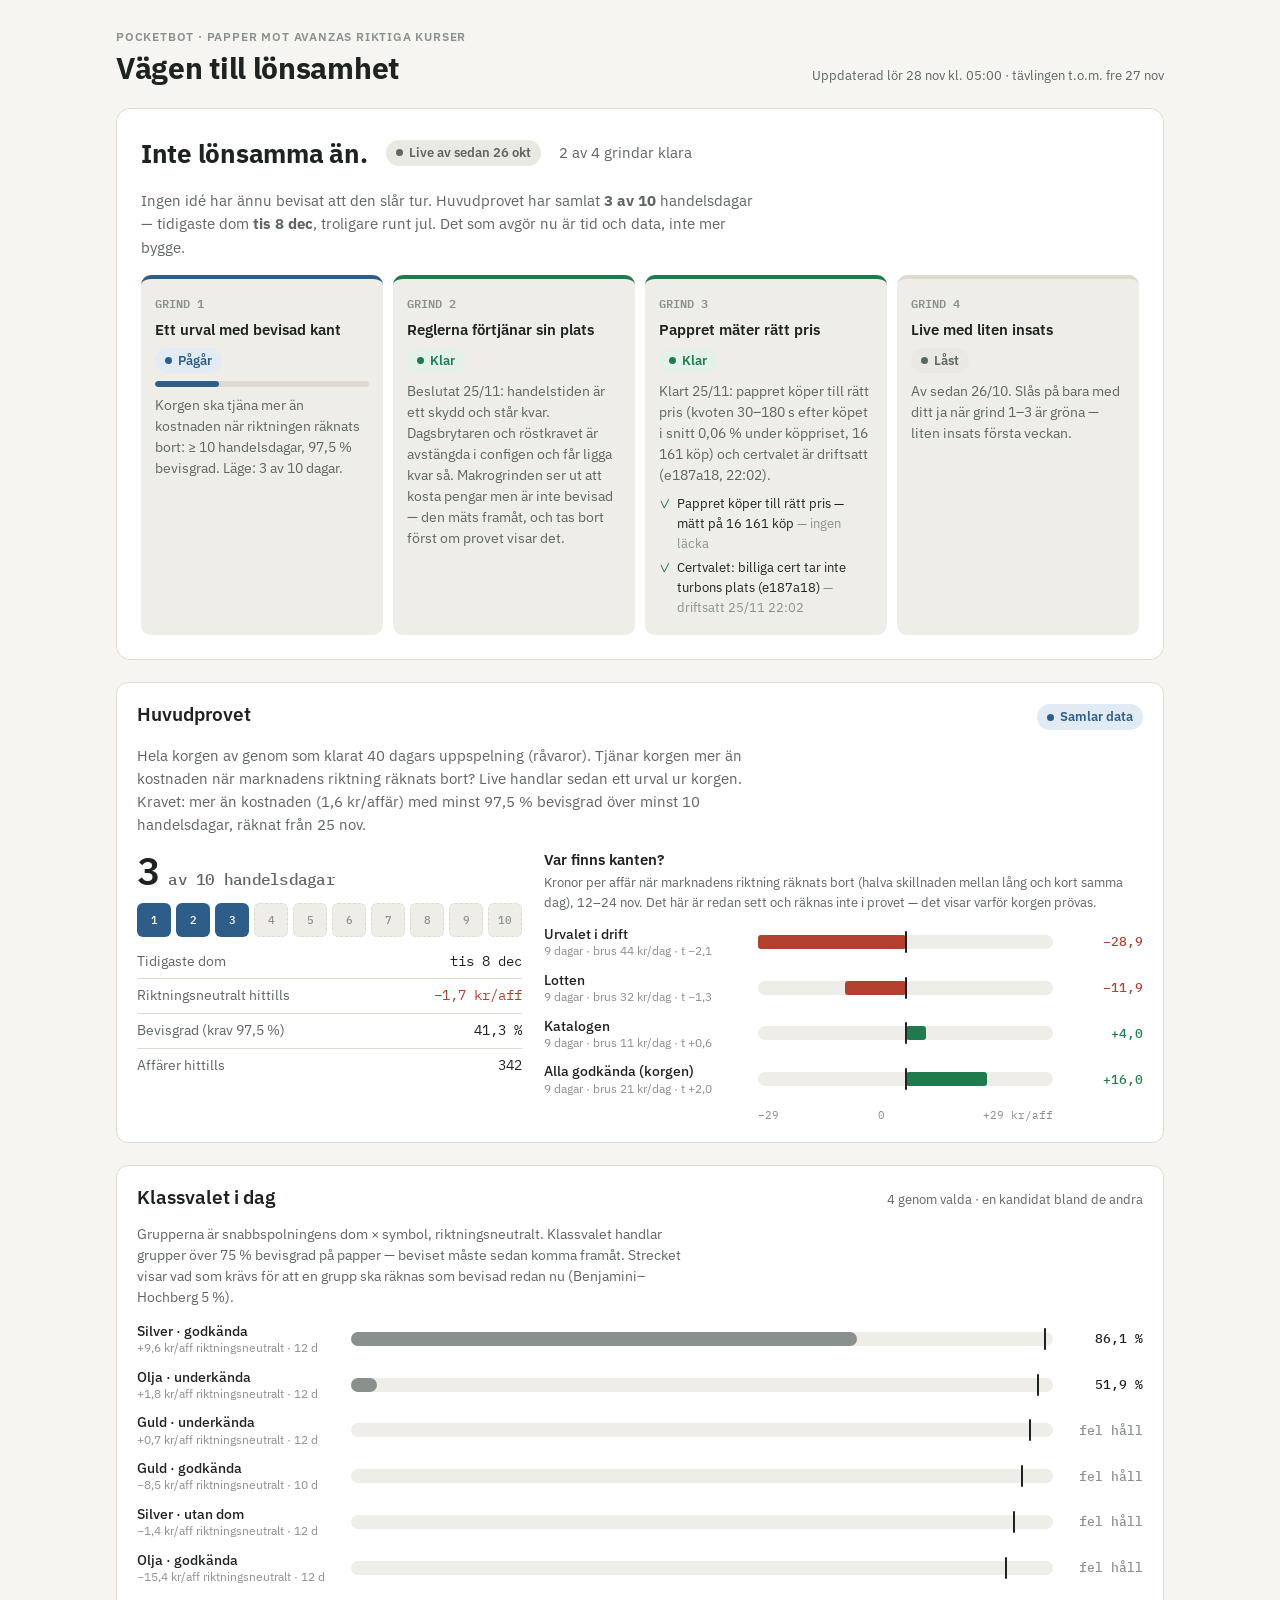
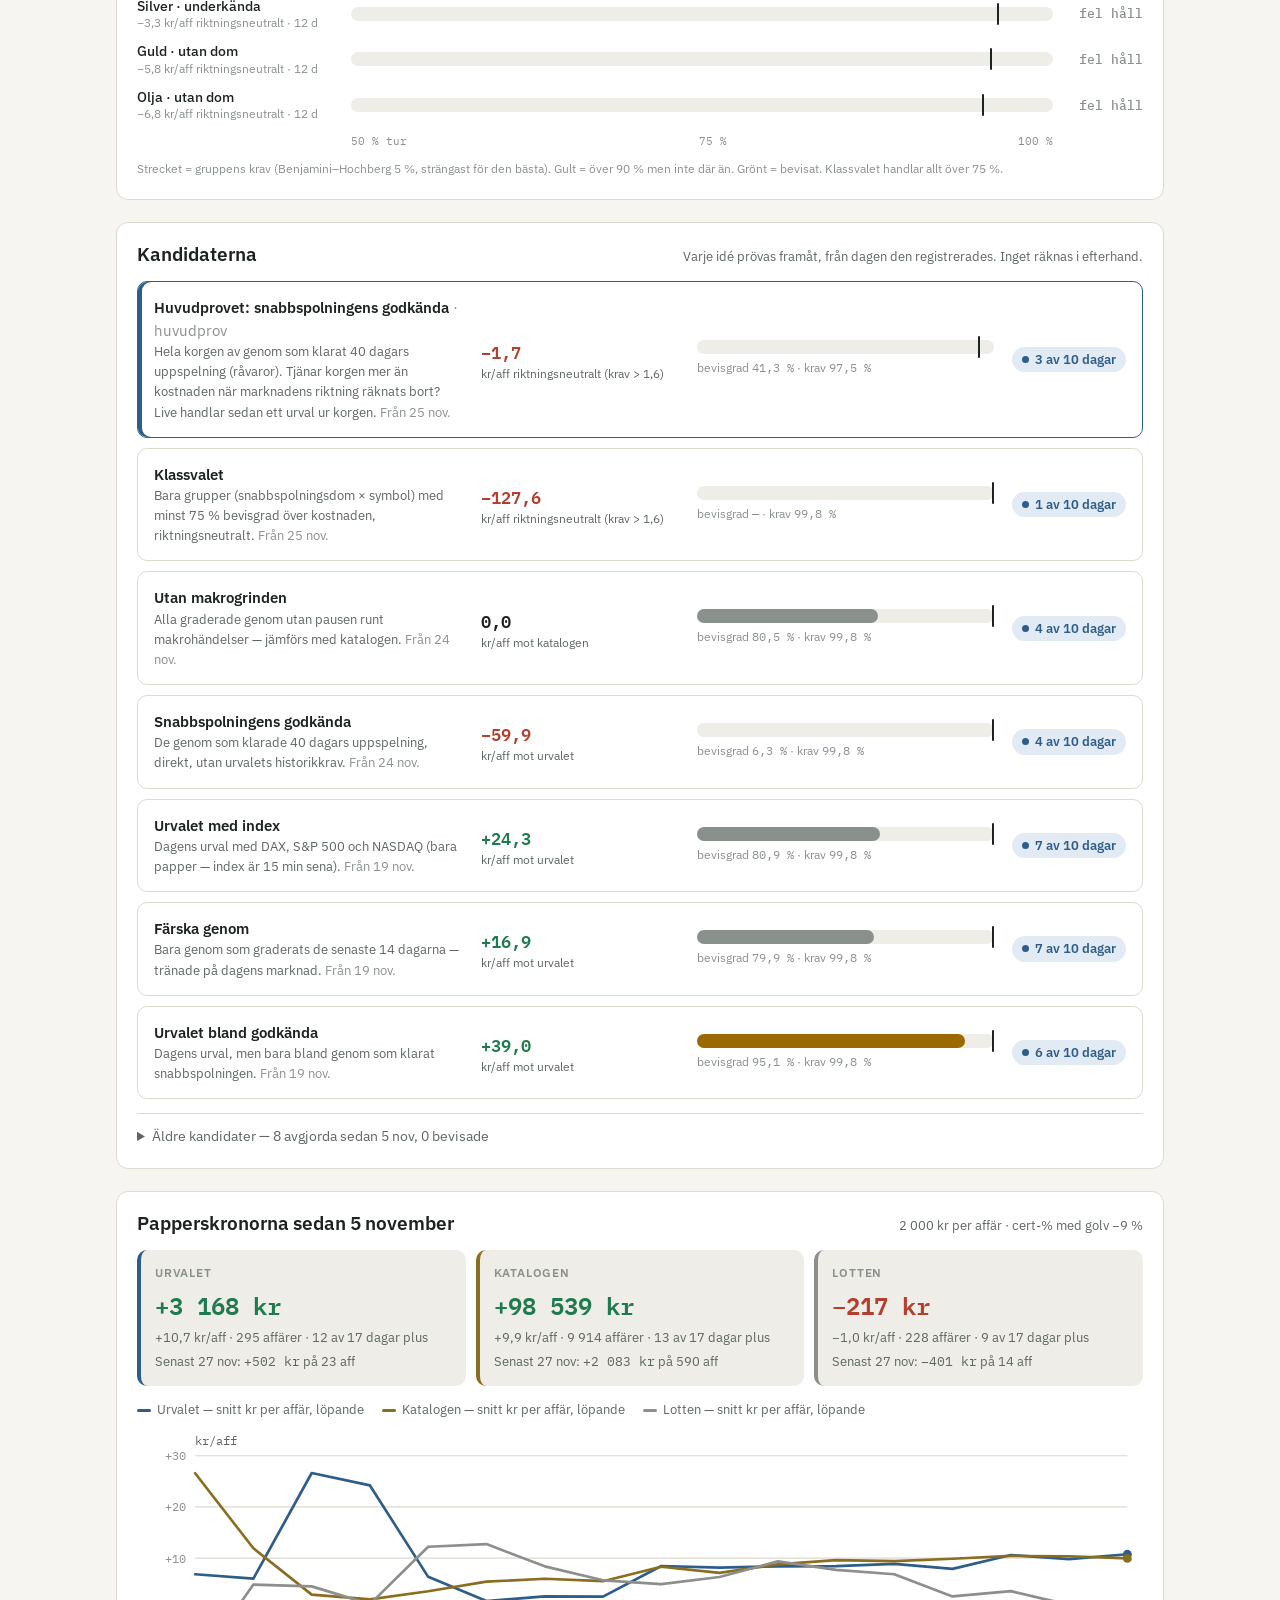
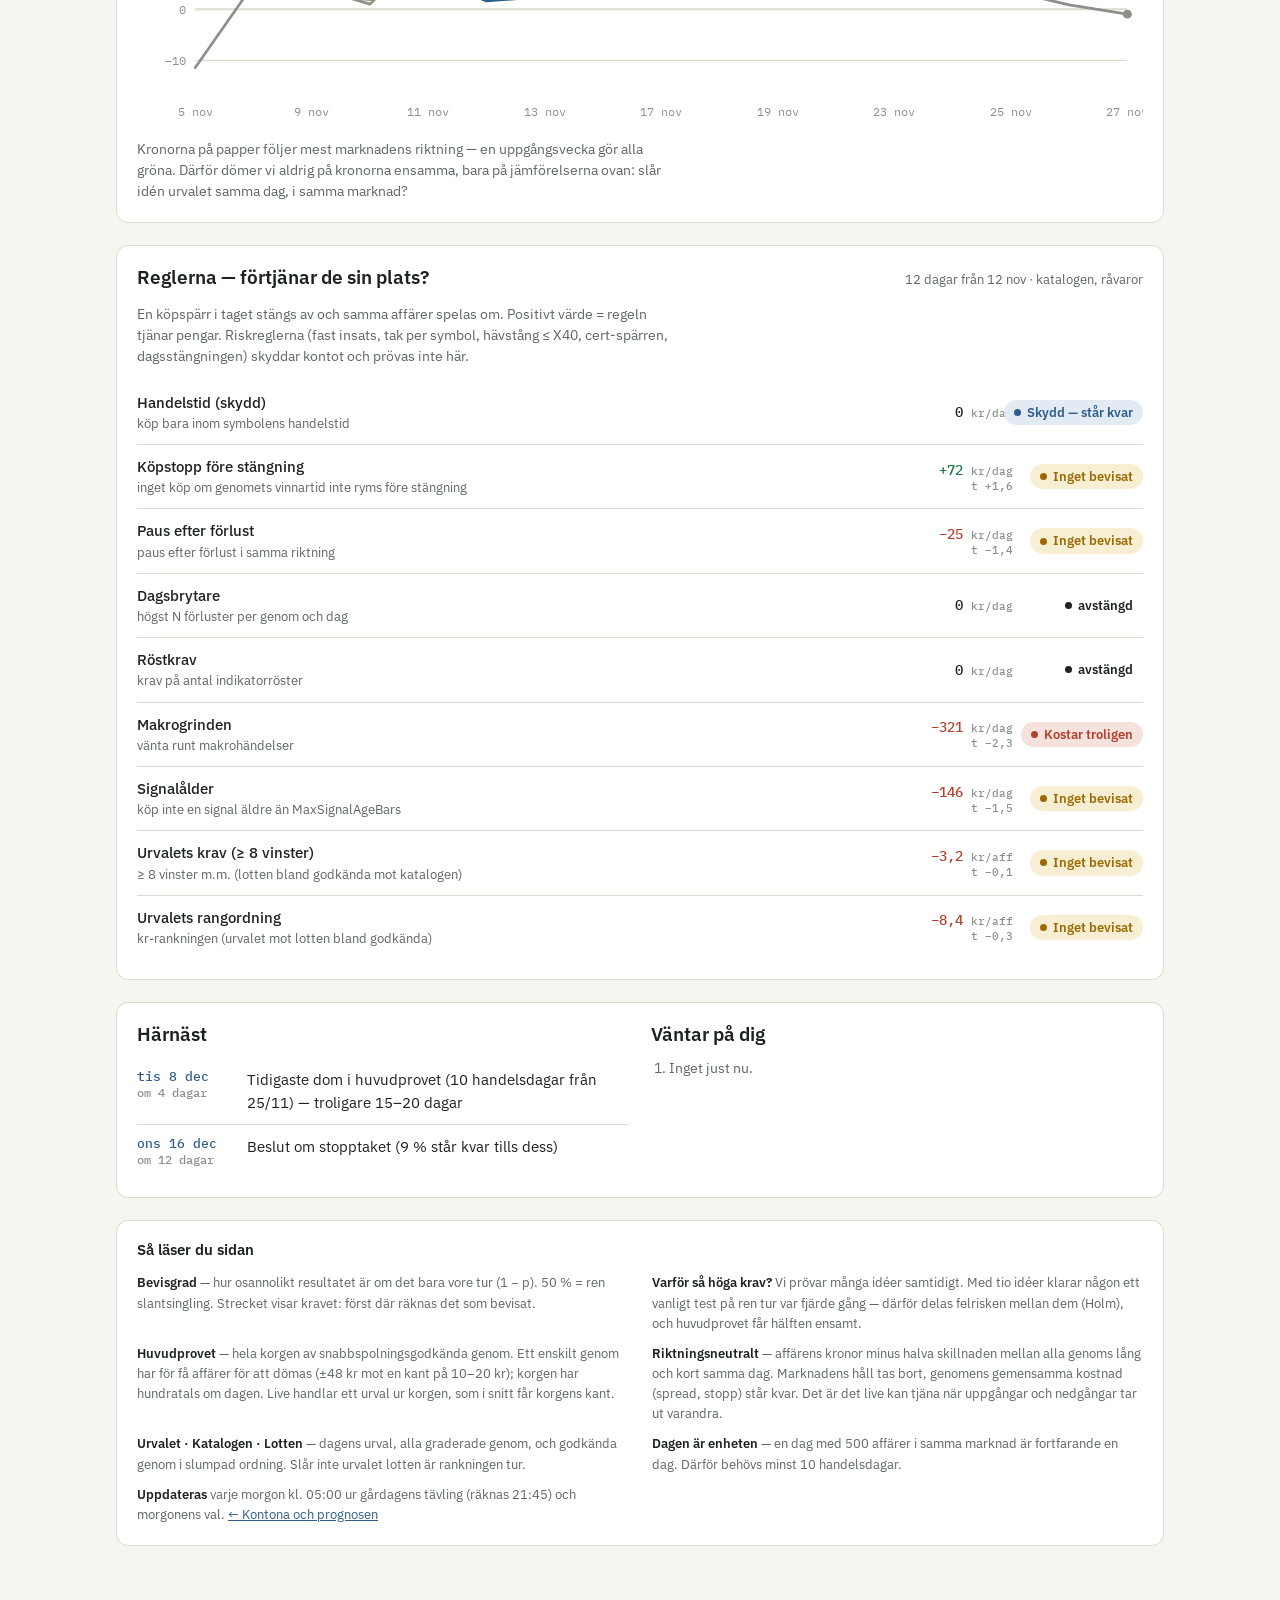
<file: lonsamhet/index.html>
<!doctype html>
<html lang="sv">
<head>
<meta charset="utf-8">
<meta name="viewport" content="width=device-width, initial-scale=1, viewport-fit=cover">
<title>Vägen till lönsamhet</title>
<link rel="preconnect" href="https://fonts.googleapis.com">
<link rel="stylesheet" href="https://fonts.googleapis.com/css2?family=IBM+Plex+Mono:wght@400;500&family=IBM+Plex+Sans:wght@400;500;600;700&display=swap">
<style>
:root {
  --bg: #f6f5f1; --yta: #ffffff; --yta2: #efede7; --linje: #dedad0; --text: #1d2321; --dov: #5d6662; --svag: #8a918d;
  --gron: #1f7a4d; --gron-bg: #e3f1e8; --gul: #9a6a00; --gul-bg: #f8eed3; --rod: #b3402e; --rod-bg: #f6e2dd;
  --bla: #2e5d8a; --bla-bg: #e2ebf4; --gra-bg: #e9e8e3;
  --l1: #2e5d8a; --l2: #8a6d1f; --l3: #8d8f8c;
  color-scheme: light;
}
@media (prefers-color-scheme: dark) { :root:not([data-theme="light"]) {
  --bg: #121614; --yta: #1a201d; --yta2: #222a26; --linje: #303a35; --text: #e7ece9; --dov: #a3ada8; --svag: #78827d;
  --gron: #5cc48d; --gron-bg: #1b3326; --gul: #e0b24a; --gul-bg: #362c14; --rod: #ee8673; --rod-bg: #3a201b;
  --bla: #82b1e0; --bla-bg: #1c2b3a; --gra-bg: #262c29;
  --l1: #82b1e0; --l2: #e0b24a; --l3: #8e9893; color-scheme: dark; } }
:root[data-theme="dark"] {
  --bg: #121614; --yta: #1a201d; --yta2: #222a26; --linje: #303a35; --text: #e7ece9; --dov: #a3ada8; --svag: #78827d;
  --gron: #5cc48d; --gron-bg: #1b3326; --gul: #e0b24a; --gul-bg: #362c14; --rod: #ee8673; --rod-bg: #3a201b;
  --bla: #82b1e0; --bla-bg: #1c2b3a; --gra-bg: #262c29;
  --l1: #82b1e0; --l2: #e0b24a; --l3: #8e9893; color-scheme: dark; }
* { box-sizing: border-box; }
body { margin: 0; background: var(--bg); color: var(--text); font: 15px/1.55 "IBM Plex Sans", system-ui, -apple-system, "Segoe UI", sans-serif; }
.wrap { max-width: 1080px; margin: 0 auto; padding-block: 28px 64px; padding-left: max(16px, env(safe-area-inset-left, 0px)); padding-right: max(16px, env(safe-area-inset-right, 0px)); display: grid; gap: 22px; }
h1, h2, h3 { text-wrap: balance; margin: 0; line-height: 1.2; }
h1 { font-size: 30px; font-weight: 700; letter-spacing: -0.01em; }
h2 { font-size: 19px; font-weight: 600; }
h3 { font-size: 15px; font-weight: 600; }
p { margin: 0; }
.mono, .tal { font-family: "IBM Plex Mono", ui-monospace, Consolas, monospace; font-variant-numeric: tabular-nums; }
.etikett { font-size: 11.5px; letter-spacing: 0.07em; text-transform: uppercase; color: var(--svag); font-weight: 600; }
.dov { color: var(--dov); } .svag { color: var(--svag); }
a { color: var(--bla); }
.topp { display: flex; flex-wrap: wrap; justify-content: space-between; align-items: end; gap: 8px 24px; }
.topp .stamp { color: var(--dov); font-size: 13px; }
.kort { background: var(--yta); border: 1px solid var(--linje); border-radius: 12px; padding: 20px; min-width: 0; display: grid; gap: 14px; }
.kort-huvud { display: flex; flex-wrap: wrap; justify-content: space-between; align-items: baseline; gap: 6px 16px; }
.lead { font-size: 15px; color: var(--dov); max-width: 68ch; }

/* domen */
.dom { display: grid; gap: 16px; padding: 24px; border-radius: 14px; background: var(--yta); border: 1px solid var(--linje); }
.dom-rad { display: flex; flex-wrap: wrap; gap: 10px 18px; align-items: center; }
.dom-svar { font-size: 26px; font-weight: 700; letter-spacing: -0.01em; }
.dom-svar.ja { color: var(--gron); } .dom-svar.nej { color: var(--text); }
.chip { display: inline-flex; align-items: center; gap: 6px; font-size: 12.5px; font-weight: 600; padding: 3px 10px; border-radius: 999px; white-space: nowrap; }
.chip::before { content: ""; width: 7px; height: 7px; border-radius: 50%; background: currentColor; }
.c-klar { color: var(--gron); background: var(--gron-bg); } .c-pagar { color: var(--bla); background: var(--bla-bg); }
.c-dig { color: var(--gul); background: var(--gul-bg); } .c-last, .c-start { color: var(--dov); background: var(--gra-bg); }
.c-kostar { color: var(--rod); background: var(--rod-bg); } .c-tjanar { color: var(--gron); background: var(--gron-bg); }
.c-obevisad { color: var(--gul); background: var(--gul-bg); } .c-skydd { color: var(--bla); background: var(--bla-bg); } .c-avstangd, .c-goringet { color: var(--dov); background: var(--gra-bg); }

/* grindarna */
.grindar { display: grid; grid-template-columns: repeat(4, minmax(0, 1fr)); gap: 10px; counter-reset: g; }
.grind { position: relative; border-radius: 10px; padding: 14px 14px 16px; background: var(--yta2); display: grid; gap: 8px; align-content: start; min-width: 0; border-top: 4px solid var(--linje); }
.grind.s-klar { border-top-color: var(--gron); } .grind.s-pagar { border-top-color: var(--bla); }
.grind.s-dig { border-top-color: var(--gul); } .grind.s-last, .grind.s-start { border-top-color: var(--linje); }
.grind .nr { font: 600 12px "IBM Plex Mono", monospace; color: var(--svag); }
.grind p { font-size: 13.5px; color: var(--dov); }
.grind ul { margin: 0; padding: 0; list-style: none; display: grid; gap: 4px; font-size: 13px; }
.grind li { display: flex; gap: 6px; } .grind li .bock { color: var(--svag); } .grind li.klar .bock { color: var(--gron); }
.mini { height: 6px; border-radius: 3px; background: var(--linje); overflow: hidden; }
.mini > i { display: block; height: 100%; background: var(--bla); border-radius: 3px; }
@media (max-width: 860px) { .grindar { grid-template-columns: repeat(2, minmax(0, 1fr)); } }
@media (max-width: 480px) { .grindar { grid-template-columns: 1fr; } }

/* huvudprovet */
.prov { display: grid; grid-template-columns: minmax(0, 0.9fr) minmax(0, 1.4fr); gap: 22px; }
@media (max-width: 820px) { .prov { grid-template-columns: 1fr; } }
.dagar { display: grid; grid-template-columns: repeat(10, minmax(0, 1fr)); gap: 5px; }
.dagar span { aspect-ratio: 1; max-width: 100%; border-radius: 6px; background: var(--yta2); border: 1px dashed var(--linje); display: grid; place-items: center; font: 500 11px "IBM Plex Mono", monospace; color: var(--svag); }
.dagar span.fylld { background: var(--bla); border: 0; color: var(--yta); }
.dagar span.tom { background: var(--gra-bg); border: 0; }
.storttal { font: 600 38px/1 "IBM Plex Mono", monospace; letter-spacing: -0.02em; }
.storttal small { font-size: 16px; color: var(--dov); font-weight: 500; }
.fakta { display: grid; gap: 6px; font-size: 14px; }
.fakta div { display: flex; justify-content: space-between; gap: 12px; border-bottom: 1px solid var(--linje); padding-bottom: 6px; }
.fakta div:last-child { border-bottom: 0; }

/* bevismätaren */
.matare { display: grid; gap: 12px; }
.mrad { display: grid; grid-template-columns: minmax(0, 200px) minmax(0, 1fr) 76px; gap: 6px 14px; align-items: center; }
.mrad .vem { font-size: 14px; font-weight: 500; line-height: 1.3; }
.mrad .vem small { display: block; color: var(--svag); font-weight: 400; font-size: 12px; }
.bar { position: relative; height: 14px; border-radius: 7px; background: var(--yta2); }
.bar > i { position: absolute; inset: 0 auto 0 0; border-radius: 7px; background: var(--svag); }
.bar > i.nara { background: var(--gul); } .bar > i.rod { background: var(--rod); } .bar.kant > i { inset: 0 auto 0 auto; border-radius: 3px; } .bar > i.ok { background: var(--gron); } .bar > i.neg { background: var(--linje); }
.bar > b { position: absolute; top: -4px; bottom: -4px; width: 2px; background: var(--text); border-radius: 1px; }
.mrad .pct { white-space: nowrap; font: 500 13px "IBM Plex Mono", monospace; text-align: right; }
.skala { display: grid; grid-template-columns: minmax(0, 200px) minmax(0, 1fr) 76px; gap: 14px; font: 11px "IBM Plex Mono", monospace; color: var(--svag); }
.skala div { display: flex; justify-content: space-between; }
@media (max-width: 520px) { .mrad, .skala { grid-template-columns: minmax(0, 1fr) 54px; } .mrad .vem { grid-column: 1 / -1; } .skala > :first-child { display: none; } }

/* kandidaterna */
.kandlista { display: grid; gap: 10px; }
.kand { display: grid; grid-template-columns: minmax(0, 1.25fr) minmax(0, 0.8fr) minmax(0, 1.2fr) auto; gap: 8px 18px; align-items: center; padding: 14px 16px; border: 1px solid var(--linje); border-radius: 10px; background: var(--yta); }
.kand.primar { border-color: var(--bla); box-shadow: inset 4px 0 0 var(--bla); }
.kand .namn { font-weight: 600; } .kand .beskr { font-size: 13px; color: var(--dov); }
.kand .delta { font: 600 17px "IBM Plex Mono", monospace; } .kand .delta small { font: 400 12px "IBM Plex Sans", sans-serif; color: var(--dov); display: block; }
.pos { color: var(--gron); } .neg { color: var(--rod); }
@media (max-width: 820px) { .kand { grid-template-columns: minmax(0, 1fr) minmax(0, 1fr); } .kand > :first-child { grid-column: 1 / -1; } }
details { border-top: 1px solid var(--linje); padding-top: 12px; }
summary { cursor: pointer; color: var(--dov); font-size: 14px; }
summary:hover { color: var(--text); }

/* tre raderna */
.tre { display: grid; grid-template-columns: repeat(3, minmax(0, 1fr)); gap: 10px; }
@media (max-width: 640px) { .tre { grid-template-columns: 1fr; } }
.tile { border-radius: 10px; background: var(--yta2); padding: 14px; display: grid; gap: 4px; border-left: 4px solid var(--svag); min-width: 0; }
.tile .stor { font: 600 24px "IBM Plex Mono", monospace; }
.tile .liten { font-size: 13px; color: var(--dov); }
.graf { width: 100%; overflow-x: auto; }
.graf svg { display: block; width: 100%; height: auto; min-width: 520px; }
.legend { display: flex; flex-wrap: wrap; gap: 6px 18px; font-size: 13px; color: var(--dov); }
.legend span::before { content: ""; display: inline-block; width: 14px; height: 3px; border-radius: 2px; background: var(--c); margin-right: 6px; vertical-align: middle; }

/* reglerna */
.regler { display: grid; gap: 0; }
.regel { display: grid; grid-template-columns: minmax(0, 1fr) 120px 118px; gap: 12px; align-items: center; padding: 10px 0; border-bottom: 1px solid var(--linje); }
.regel:last-child { border-bottom: 0; }
.regel .namn { font-weight: 500; } .regel .beskr { font-size: 13px; color: var(--dov); }
.regel .v { font: 500 14px "IBM Plex Mono", monospace; text-align: right; }
@media (max-width: 560px) { .regel { grid-template-columns: minmax(0, 1fr) auto; } .regel .v { grid-column: 1; text-align: left; } }

/* härnäst */
.tidslinje { display: grid; gap: 0; }
.tl { display: grid; grid-template-columns: 96px minmax(0, 1fr); gap: 14px; padding: 10px 0; border-bottom: 1px solid var(--linje); }
.tl:last-child { border-bottom: 0; }
.tl .d { font: 500 13px "IBM Plex Mono", monospace; color: var(--bla); }
.tl .om { font-size: 12px; color: var(--svag); display: block; }
.tva { display: grid; grid-template-columns: minmax(0, 1fr) minmax(0, 1fr); gap: 22px; }
@media (max-width: 760px) { .tva { grid-template-columns: 1fr; } }
.vantar { margin: 0; padding-left: 18px; display: grid; gap: 8px; font-size: 14px; }
.fel { background: var(--rod-bg); color: var(--rod); border-radius: 10px; padding: 12px 14px; font-size: 13.5px; }
.ordlista { display: grid; grid-template-columns: minmax(0, 1fr) minmax(0, 1fr); gap: 10px 24px; font-size: 13px; color: var(--dov); }
.ordlista b { color: var(--text); font-weight: 600; }
@media (max-width: 680px) { .ordlista { grid-template-columns: 1fr; } }
</style>
</head>
<body>
<div class="wrap">
  <header class="topp">
    <div style="display:grid;gap:4px">
      <span class="etikett">PocketBot · papper mot Avanzas riktiga kurser</span>
      <h1>Vägen till lönsamhet</h1>
    </div>
    <p class="stamp" id="stamp">Laddar…</p>
  </header>

  <div id="fel" hidden></div>

  <section class="dom" id="dom"></section>

  <section class="kort" id="prov"></section>

  <section class="kort" id="klass"></section>

  <section class="kort">
    <div class="kort-huvud">
      <h2>Kandidaterna</h2>
      <span class="dov" style="font-size:13px">Varje idé prövas framåt, från dagen den registrerades. Inget räknas i efterhand.</span>
    </div>
    <div class="kandlista" id="kand-nya"></div>
    <details>
      <summary id="kand-gamla-rubrik">Äldre kandidater</summary>
      <div class="kandlista" id="kand-gamla" style="margin-top:12px"></div>
    </details>
  </section>

  <section class="kort">
    <div class="kort-huvud">
      <h2>Papperskronorna sedan 5 november</h2>
      <span class="dov" style="font-size:13px">2 000 kr per affär · cert-% med golv −9 %</span>
    </div>
    <div class="tre" id="tre"></div>
    <div class="legend" id="legend"></div>
    <div class="graf" id="graf"></div>
    <p class="lead" style="font-size:13.5px">Kronorna på papper följer mest marknadens riktning — en uppgångsvecka gör alla gröna. Därför dömer vi aldrig på kronorna ensamma, bara på jämförelserna ovan: slår idén urvalet samma dag, i samma marknad?</p>
  </section>

  <section class="kort">
    <div class="kort-huvud">
      <h2>Reglerna — förtjänar de sin plats?</h2>
      <span class="dov" style="font-size:13px" id="regel-om"></span>
    </div>
    <p class="lead" style="font-size:13.5px">En köpspärr i taget stängs av och samma affärer spelas om. Positivt värde = regeln tjänar pengar. Riskreglerna (fast insats, tak per symbol, hävstång ≤ X40, cert-spärren, dagsstängningen) skyddar kontot och prövas inte här.</p>
    <div class="regler" id="regler"></div>
  </section>

  <section class="kort">
    <div class="tva">
      <div style="display:grid;gap:12px;align-content:start">
        <h2>Härnäst</h2>
        <div class="tidslinje" id="tidslinje"></div>
      </div>
      <div style="display:grid;gap:12px;align-content:start">
        <h2>Väntar på dig</h2>
        <ol class="vantar" id="vantar"></ol>
      </div>
    </div>
  </section>

  <section class="kort">
    <h3>Så läser du sidan</h3>
    <div class="ordlista">
      <p><b>Bevisgrad</b> — hur osannolikt resultatet är om det bara vore tur (1 − p). 50 % = ren slantsingling. Strecket visar kravet: först där räknas det som bevisat.</p>
      <p><b>Varför så höga krav?</b> Vi prövar många idéer samtidigt. Med tio idéer klarar någon ett vanligt test på ren tur var fjärde gång — därför delas felrisken mellan dem (Holm), och huvudprovet får hälften ensamt.</p>
      <p><b>Huvudprovet</b> — hela korgen av snabbspolningsgodkända genom. Ett enskilt genom har för få affärer för att dömas (±48 kr mot en kant på 10–20 kr); korgen har hundratals om dagen. Live handlar ett urval ur korgen, som i snitt får korgens kant.</p>
      <p><b>Riktningsneutralt</b> — affärens kronor minus halva skillnaden mellan alla genoms lång och kort samma dag. Marknadens håll tas bort, genomens gemensamma kostnad (spread, stopp) står kvar. Det är det live kan tjäna när uppgångar och nedgångar tar ut varandra.</p>
      <p><b>Urvalet · Katalogen · Lotten</b> — dagens urval, alla graderade genom, och godkända genom i slumpad ordning. Slår inte urvalet lotten är rankningen tur.</p>
      <p><b>Dagen är enheten</b> — en dag med 500 affärer i samma marknad är fortfarande en dag. Därför behövs minst 10 handelsdagar.</p>
      <p><b>Uppdateras</b> varje morgon kl. 05:00 ur gårdagens tävling (räknas 21:45) och morgonens val. <a href="../">← Kontona och prognosen</a></p>
    </div>
  </section>
</div>

<script>
(function () {
  const $ = (id) => document.getElementById(id);
  const MAN = ["jan", "feb", "mar", "apr", "maj", "jun", "jul", "aug", "sep", "okt", "nov", "dec"];
  const VD = ["sön", "mån", "tis", "ons", "tor", "fre", "lör"];
  const datum = (s, vd) => { if (!s) return "—"; const d = new Date(s.slice(0, 10) + "T12:00"); return (vd ? VD[d.getDay()] + " " : "") + d.getDate() + " " + MAN[d.getMonth()]; };
  const tal = (x, dec = 0, tecken = true) => x == null ? "—" : ((tecken && x > 0 ? "+" : "") + x.toLocaleString("sv-SE", { minimumFractionDigits: dec, maximumFractionDigits: dec })).replace("-", "−");
  const pct = (p) => p == null ? "—" : (100 * (1 - p)).toLocaleString("sv-SE", { minimumFractionDigits: 1, maximumFractionDigits: 1 }) + " %";
  const esc = (s) => String(s ?? "").replace(/[&<>"]/g, (c) => ({ "&": "&amp;", "<": "&lt;", ">": "&gt;", '"': "&quot;" }[c]));
  const STATUS = { klar: "Klar", pagar: "Pågår", dig: "Väntar på dig", start: "Inte startad", last: "Låst" };
  const SYM = { GULD: "Guld", SILVER: "Silver", OLJA: "Olja" };
  const DOM = { PASS: "godkända i snabbspolningen", FAIL: "underkända i snabbspolningen", ingen: "ingen snabbspolningsdom" };

  // bevisgrad på en skala 50–100 % (under 50 % = åt fel håll, ritas tomt)
  const andel = (p) => p == null ? 0 : Math.max(0, Math.min(1, ((1 - p) - 0.5) / 0.5));
  function matare(p, krav) {
    const a = andel(p), k = andel(krav);
    const cls = p == null || p >= 0.5 ? "neg" : p <= krav ? "ok" : (1 - p) >= 0.9 ? "nara" : "";
    return `<div class="bar" role="img" aria-label="bevisgrad ${pct(p)}, krav ${pct(krav)}"><i class="${cls}" style="width:${(a * 100).toFixed(1)}%"></i><b style="left:calc(${(k * 100).toFixed(1)}% - 1px)"></b></div>`;
  }

  function kanter(rader) {
    if (!rader.length) return '<p class="svag">Ingen data.</p>';
    const max = Math.max(20, ...rader.map((r) => Math.abs(r.kant)));
    return rader.map((r) => {
      const w = Math.abs(r.kant) / max * 50, neg = r.kant < 0;
      return `<div class="mrad"><div class="vem">${esc(r.namn)}<small>${r.dagar} dagar · brus ${tal(r.brus, 0, false)} kr/dag · t ${tal(r.t, 1)}</small></div>
        <div class="bar kant"><i class="${neg ? "rod" : r.kant > 1.6 ? "ok" : ""}" style="left:${neg ? 50 - w : 50}%;width:${w}%"></i><b style="left:calc(50% - 1px)"></b></div>
        <span class="pct ${neg ? "neg" : r.kant > 1.6 ? "pos" : ""}">${tal(r.kant, 1)}</span></div>`;
    }).join("") + `<div class="skala"><span></span><div><span>−${tal(max, 0, false)}</span><span>0</span><span>+${tal(max, 0, false)} kr/aff</span></div><span></span></div>`;
  }

  fetch("data.json?t=" + Date.now()).then((r) => r.json()).then(rita).catch((e) => { $("stamp").textContent = "Kunde inte läsa data: " + e; });

  function rita(D) {
    $("stamp").innerHTML = `Uppdaterad ${datum(D.uppdaterad, true)} kl. ${D.uppdaterad.slice(11, 16)} · tävlingen t.o.m. ${datum(D.senasteDag, true)}`;
    if (D.fel && D.fel.length) { const f = $("fel"); f.hidden = false; f.className = "fel"; f.innerHTML = "<b>Delar som inte kunde räknas i morse</b> (gårdagens siffror visas): " + D.fel.map(esc).join(" · "); }
    const K = Object.fromEntries((D.kandidater || []).map((k) => [k.id, k]));
    const B = (D.kandidater || []).find((k) => k.primar) || {}; const G = D.grindar || [];
    const klara = G.filter((g) => g.status === "klar").length;

    // ── domen
    const lonsam = (D.vinnare || []).length > 0 && G.every((g) => g.status === "klar");
    $("dom").innerHTML = `
      <div class="dom-rad">
        <span class="dom-svar ${lonsam ? "ja" : "nej"}">${lonsam ? "Redo för live." : "Inte lönsamma än."}</span>
        <span class="chip c-${lonsam ? "klar" : "last"}">Live ${lonsam ? "kan slås på" : "av sedan " + datum(D.liveAvSedan)}</span>
        <span class="dov">${klara} av 4 grindar klara</span>
      </div>
      <p class="lead">${(D.vinnare || []).length ? "Ett urval har bevisat sin kant: " + D.vinnare.map((v) => esc((K[v] || {}).namn || v)).join(", ") + "."
        : `Ingen idé har ännu bevisat att den slår tur. Huvudprovet har samlat <b>${B.dagarMedAff ?? 0} av ${B.dagarKrav ?? 10}</b> handelsdagar — tidigaste dom <b>${datum(B.tidigast, true)}</b>, troligare runt jul. Det som avgör nu är tid och data, inte mer bygge.`}</p>
      <div class="grindar">${G.map((g) => `
        <div class="grind s-${g.status}">
          <span class="nr">GRIND ${g.nr}</span>
          <h3>${esc(g.titel)}</h3>
          <span><span class="chip c-${g.status}">${STATUS[g.status] || g.status}</span></span>
          ${g.progress != null ? `<div class="mini"><i style="width:${(g.progress * 100).toFixed(0)}%"></i></div>` : ""}
          <p>${esc(g.text)}</p>
          ${g.steg && g.steg.length ? `<ul>${g.steg.map((s) => `<li class="${s.klar ? "klar" : ""}"><span class="bock">${s.klar ? "✓" : "○"}</span><span>${esc(s.text)}${s.not ? ` <span class="svag">— ${esc(s.not)}</span>` : ""}</span></li>`).join("")}</ul>` : ""}
        </div>`).join("")}
      </div>`;

    // ── huvudprovet
    const bi = D.bayesIdag || {}; const kl = (bi.klasser || []).filter((x) => x.dagar);
    const rutor = Array.from({ length: B.dagarKrav || 10 }, (_, i) => {
      const pd = (B.perDag || []).filter((x) => x.E != null);
      return i < pd.length ? `<span class="fylld" title="${datum(pd[i].d)}">${i + 1}</span>` : `<span>${i + 1}</span>`;
    }).join("");
    const tomma = (B.perDag || []).filter((x) => x.E == null).length;
    $("prov").innerHTML = `
      <div class="kort-huvud"><h2>Huvudprovet</h2><span class="chip c-${B.vinnare ? "klar" : "pagar"}">${B.vinnare ? "Bevisat" : "Samlar data"}</span></div>
      <p class="lead">${esc(B.beskr || "")} Kravet: mer än kostnaden (${tal(1.6, 1, false)} kr/affär) med minst 97,5 % bevisgrad över minst 10 handelsdagar, räknat från ${datum(B.fran)}.</p>
      <div class="prov">
        <div style="display:grid;gap:14px;align-content:start">
          <div class="storttal">${B.dagarMedAff ?? 0}<small> av ${B.dagarKrav ?? 10} handelsdagar</small></div>
          <div class="dagar">${rutor}</div>
          <div class="fakta">
            <div><span class="dov">Tidigaste dom</span><span class="tal">${datum(B.tidigast, true)}</span></div>
            <div><span class="dov">Riktningsneutralt hittills</span><span class="tal ${B.delta > 1.6 ? "pos" : B.delta != null && B.delta < 0 ? "neg" : ""}">${B.delta == null ? "inga dagar än" : tal(B.delta, 1) + " kr/aff"}</span></div>
            <div><span class="dov">Bevisgrad (krav 97,5 %)</span><span class="tal">${pct(B.p)}</span></div>
            <div><span class="dov">Affärer hittills</span><span class="tal">${(B.aff ?? 0).toLocaleString("sv-SE")}</span></div>
            ${tomma ? `<div><span class="dov">Dagar utan val (räknas inte)</span><span class="tal">${tomma}</span></div>` : ""}
          </div>
        </div>
        <div class="matare">
          <div style="display:grid;gap:4px"><h3>Var finns kanten?</h3>
            <p class="dov" style="font-size:13px">Kronor per affär när marknadens riktning räknats bort (halva skillnaden mellan lång och kort samma dag), 12–24 nov. Det här är redan sett och räknas inte i provet — det visar varför korgen prövas.</p></div>
          ${kanter(D.utforskning || [])}
        </div>
      </div>`;


    // ── klassvalet i dag
    $("klass").innerHTML = `
      <div class="kort-huvud"><h2>Klassvalet i dag</h2><span class="dov" style="font-size:13px">${bi.valda ? bi.valda + " genom valda" : "inget valt"} · en kandidat bland de andra</span></div>
      <p class="lead" style="font-size:13.5px">Grupperna är snabbspolningens dom × symbol, riktningsneutralt. Klassvalet handlar grupper över 75 % bevisgrad på papper — beviset måste sedan komma framåt. Strecket visar vad som krävs för att en grupp ska räknas som bevisad redan nu (Benjamini–Hochberg 5 %).</p>
      <div class="matare">
          ${kl.slice(0, 9).map((x) => `
            <div class="mrad">
              <div class="vem">${SYM[x.sym] || esc(x.sym)} · ${x.dom === "PASS" ? "godkända" : x.dom === "FAIL" ? "underkända" : "utan dom"}<small>${tal(x.kant, 1)} kr/aff riktningsneutralt · ${x.dagar} d</small></div>
              ${matare(x.p, x.krav)}
              <span class="pct ${x.p != null && x.p >= 0.5 ? "svag" : ""}">${x.p != null && x.p >= 0.5 ? "fel håll" : pct(x.p)}</span>
            </div>`).join("")}
          <div class="skala"><span></span><div><span>50 % tur</span><span>75 %</span><span>100 %</span></div><span></span></div>
          <p class="svag" style="font-size:12px">Strecket = gruppens krav (Benjamini–Hochberg 5 %, strängast för den bästa). Gult = över 90 % men inte där än. Grönt = bevisat. Klassvalet handlar allt över 75 %.</p>
        </div>
`;

    // ── kandidaterna
    const kort = (k) => {
      const avg = k.dagarMedAff >= k.dagarKrav;
      const st = k.vinnare ? ["klar", "Bevisad"] : avg ? ["start", "Avgjord — inte bevisad"] : ["pagar", `${k.dagarMedAff} av ${k.dagarKrav} dagar`];
      return `<div class="kand ${k.primar ? "primar" : ""}">
        <div><div class="namn">${esc(k.namn)}${k.primar ? ' <span class="svag" style="font-weight:400">· huvudprov</span>' : ""}</div><div class="beskr">${esc(k.beskr)} <span class="svag">Från ${datum(k.fran)}.</span></div></div>
        <div class="delta ${k.delta > (k.neutral ? 1.6 : 0) ? "pos" : k.delta < 0 ? "neg" : ""}">${k.delta == null ? "—" : tal(k.delta, 1)}<small>${k.neutral ? "kr/aff riktningsneutralt (krav > " + k.motNamn.replace("kostnaden ", "") + ")" : "kr/aff mot " + k.motNamn}</small></div>
        <div style="display:grid;gap:5px">${matare(k.p, k.krav)}<span class="svag" style="font-size:12px">bevisgrad <span class="mono">${pct(k.p)}</span> · krav <span class="mono">${pct(k.krav)}</span></span></div>
        <span class="chip c-${st[0]}">${st[1]}</span>
      </div>`;
    };
    const nya = (D.kandidater || []).filter((k) => k.ny || k.primar || k.dagarMedAff < k.dagarKrav).sort((a, b) => (b.primar - a.primar) || (a.fran < b.fran ? 1 : -1));
    const gamla = (D.kandidater || []).filter((k) => !nya.includes(k));
    $("kand-nya").innerHTML = nya.map(kort).join("");
    $("kand-gamla").innerHTML = gamla.map(kort).join("");
    $("kand-gamla-rubrik").textContent = `Äldre kandidater — ${gamla.length} avgjorda sedan 5 nov, ${gamla.filter((k) => k.vinnare).length} bevisade`;

    // ── tre raderna
    const R = D.rader || {}; const ord = [["drift", "var(--l1)"], ["katalogen", "var(--l2)"], ["slump", "var(--l3)"]];
    $("tre").innerHTML = ord.map(([v, c]) => { const r = R[v]; if (!r) return ""; const sista = r.serie[r.serie.length - 1] || {};
      return `<div class="tile" style="border-left-color:${c}"><span class="etikett">${esc(r.namn)}</span>
        <span class="stor ${r.kr > 0 ? "pos" : r.kr < 0 ? "neg" : ""}">${tal(r.kr)} kr</span>
        <span class="liten">${tal(r.E, 1)} kr/aff · ${r.n.toLocaleString("sv-SE")} affärer · ${r.plusdagar} av ${r.dagar} dagar plus</span>
        <span class="liten">Senast ${datum(sista.d)}: <span class="mono">${tal(sista.kr)} kr</span> på ${sista.n ?? 0} aff</span></div>`; }).join("");
    $("legend").innerHTML = ord.map(([v, c]) => R[v] ? `<span style="--c:${c}">${esc(R[v].namn)} — snitt kr per affär, löpande</span>` : "").join("");
    graf(ord.filter(([v]) => R[v]).map(([v, c]) => ({ c, p: R[v].serie.reduce((acc, x) => { const s = acc.s + x.kr, n = acc.n + x.n; acc.pts.push([x.d, n ? s / n : null]); acc.s = s; acc.n = n; return acc; }, { s: 0, n: 0, pts: [] }).pts })));

    // ── reglerna
    const RG = D.regler || {}; const DOMTXT = { kostar: "Kostar troligen", tjanar: "Tjänar", obevisad: "Inget bevisat", avstangd: "Avstängd", "gör inget": "Gör ingenting", skydd: "Skydd — står kvar" };
    $("regel-om").textContent = RG.fran ? `${RG.dagar} dagar från ${datum(RG.fran)} · katalogen, råvaror` : "";
    $("regler").innerHTML = (RG.lista || []).map((r) => { const d = r.dom === "gör inget" ? "goringet" : r.dom;
      return `<div class="regel"><div><div class="namn">${esc(r.namn)}</div><div class="beskr">${esc(r.beskr || "")}</div></div>
        <div class="v ${r.varde > 0 ? "pos" : r.varde < 0 ? "neg" : ""}">${tal(r.varde, r.enhet === "kr/aff" ? 1 : 0)} <span class="svag" style="font-size:11px">${r.enhet}</span>${r.t != null ? `<div class="svag" style="font-size:11px">t ${tal(r.t, 1)}</div>` : ""}</div>
        <span class="chip c-${d}" style="justify-self:end">${DOMTXT[r.dom] || r.dom}</span></div>`; }).join("");

    // ── härnäst + väntar på dig
    const idag = new Date(); idag.setHours(0, 0, 0, 0);
    $("tidslinje").innerHTML = (D.milstolpar || []).map((m) => { const dd = Math.round((new Date(m.d + "T00:00") - idag) / 864e5);
      return `<div class="tl"><span class="d">${datum(m.d, true)}<span class="om">${dd > 0 ? "om " + dd + " dagar" : dd === 0 ? "i dag" : ""}</span></span><span>${esc(m.text)}</span></div>`; }).join("");
    const vantar = G.filter((g) => g.status === "dig").map((g) => `<li><b>${esc(g.titel)}.</b> ${esc(g.text)}</li>`)
      .concat(G.flatMap((g) => (g.steg || []).filter((s) => !s.klar && /dig/.test(s.not || "")).map((s) => `<li>${esc(s.text)}</li>`)));
    $("vantar").innerHTML = vantar.length ? vantar.join("") : `<li class="dov">Inget just nu.</li>`;
  }

  function graf(serier) {
    const W = 900, H = 260, L = 52, Rm = 14, T = 14, Bm = 30;
    const dagar = [...new Set(serier.flatMap((s) => s.p.map((x) => x[0])))].sort();
    if (!dagar.length) return;
    const ys = serier.flatMap((s) => s.p.map((x) => x[1]).filter((y) => y != null));
    let lo = Math.min(0, ...ys), hi = Math.max(0, ...ys); const pad = (hi - lo) * 0.12 || 5; lo -= pad; hi += pad;
    const X = (d) => L + (dagar.indexOf(d) / Math.max(1, dagar.length - 1)) * (W - L - Rm);
    const Y = (y) => T + (1 - (y - lo) / (hi - lo)) * (H - T - Bm);
    const steg = Math.pow(10, Math.floor(Math.log10((hi - lo) / 4))); const st = [1, 2, 5, 10].map((m) => m * steg).find((s) => (hi - lo) / s <= 6) || steg * 10;
    let rut = "";
    for (let v = Math.ceil(lo / st) * st; v <= hi; v += st) rut += `<line x1="${L}" x2="${W - Rm}" y1="${Y(v)}" y2="${Y(v)}" stroke="var(--linje)" stroke-width="${Math.abs(v) < 1e-9 ? 1.6 : 1}"/><text x="${L - 8}" y="${Y(v) + 4}" text-anchor="end">${tal(v, 0)}</text>`;
    const varN = Math.ceil(dagar.length / 9);
    dagar.forEach((d, i) => { if (i % varN === 0 || i === dagar.length - 1) rut += `<text x="${X(d)}" y="${H - 8}" text-anchor="middle">${datum(d)}</text>`; });
    const linjer = serier.map((s) => { const pts = s.p.filter((x) => x[1] != null);
      const sista = pts[pts.length - 1];
      return `<polyline fill="none" stroke="${s.c}" stroke-width="2.4" stroke-linejoin="round" stroke-linecap="round" points="${pts.map((x) => X(x[0]).toFixed(1) + "," + Y(x[1]).toFixed(1)).join(" ")}"/>` +
        (sista ? `<circle cx="${X(sista[0])}" cy="${Y(sista[1])}" r="4" fill="${s.c}"/>` : ""); }).join("");
    $("graf").innerHTML = `<svg viewBox="0 0 ${W} ${H}" role="img" aria-label="Löpande snitt kr per affär sedan 5 november" style="font:11px 'IBM Plex Mono',monospace;fill:var(--svag)">${rut}${linjer}<text x="${L}" y="10" style="fill:var(--dov)">kr/aff</text></svg>`;
  }
})();
</script>
</body>
</html>
</file>
